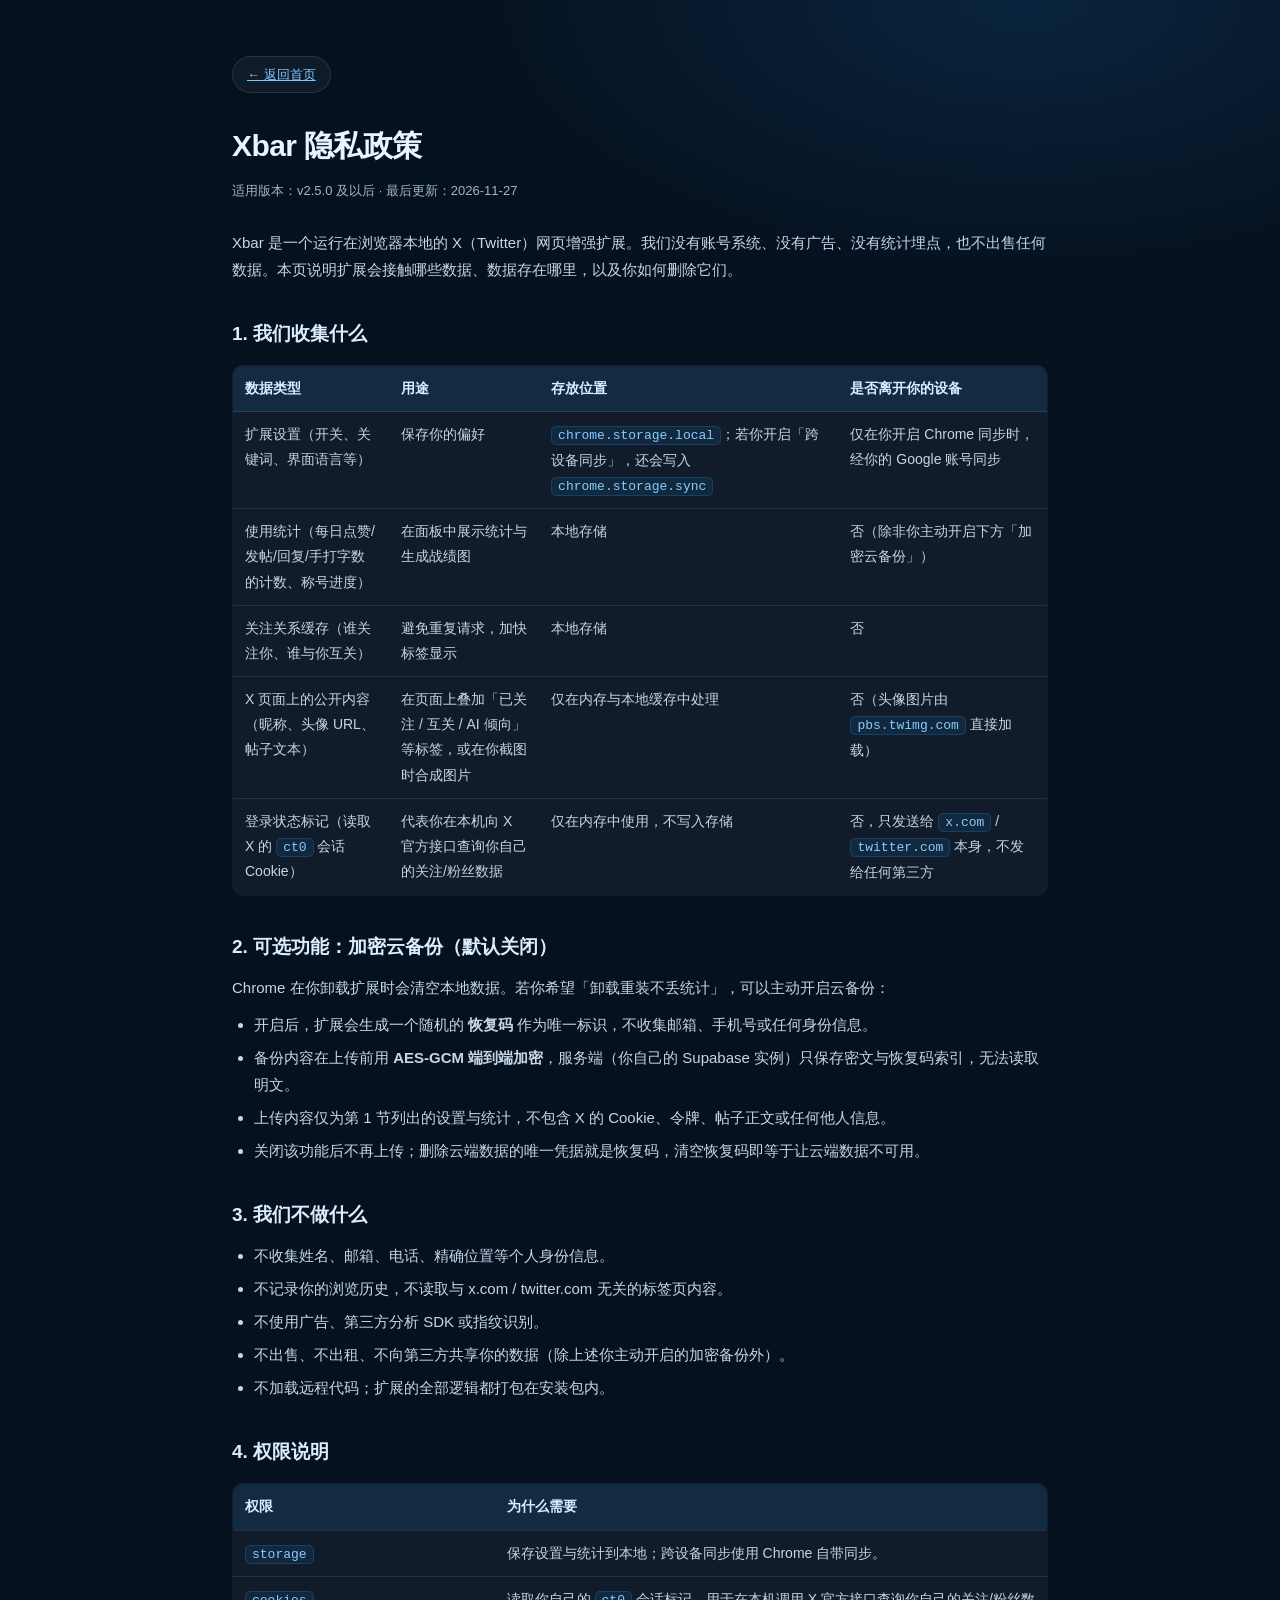
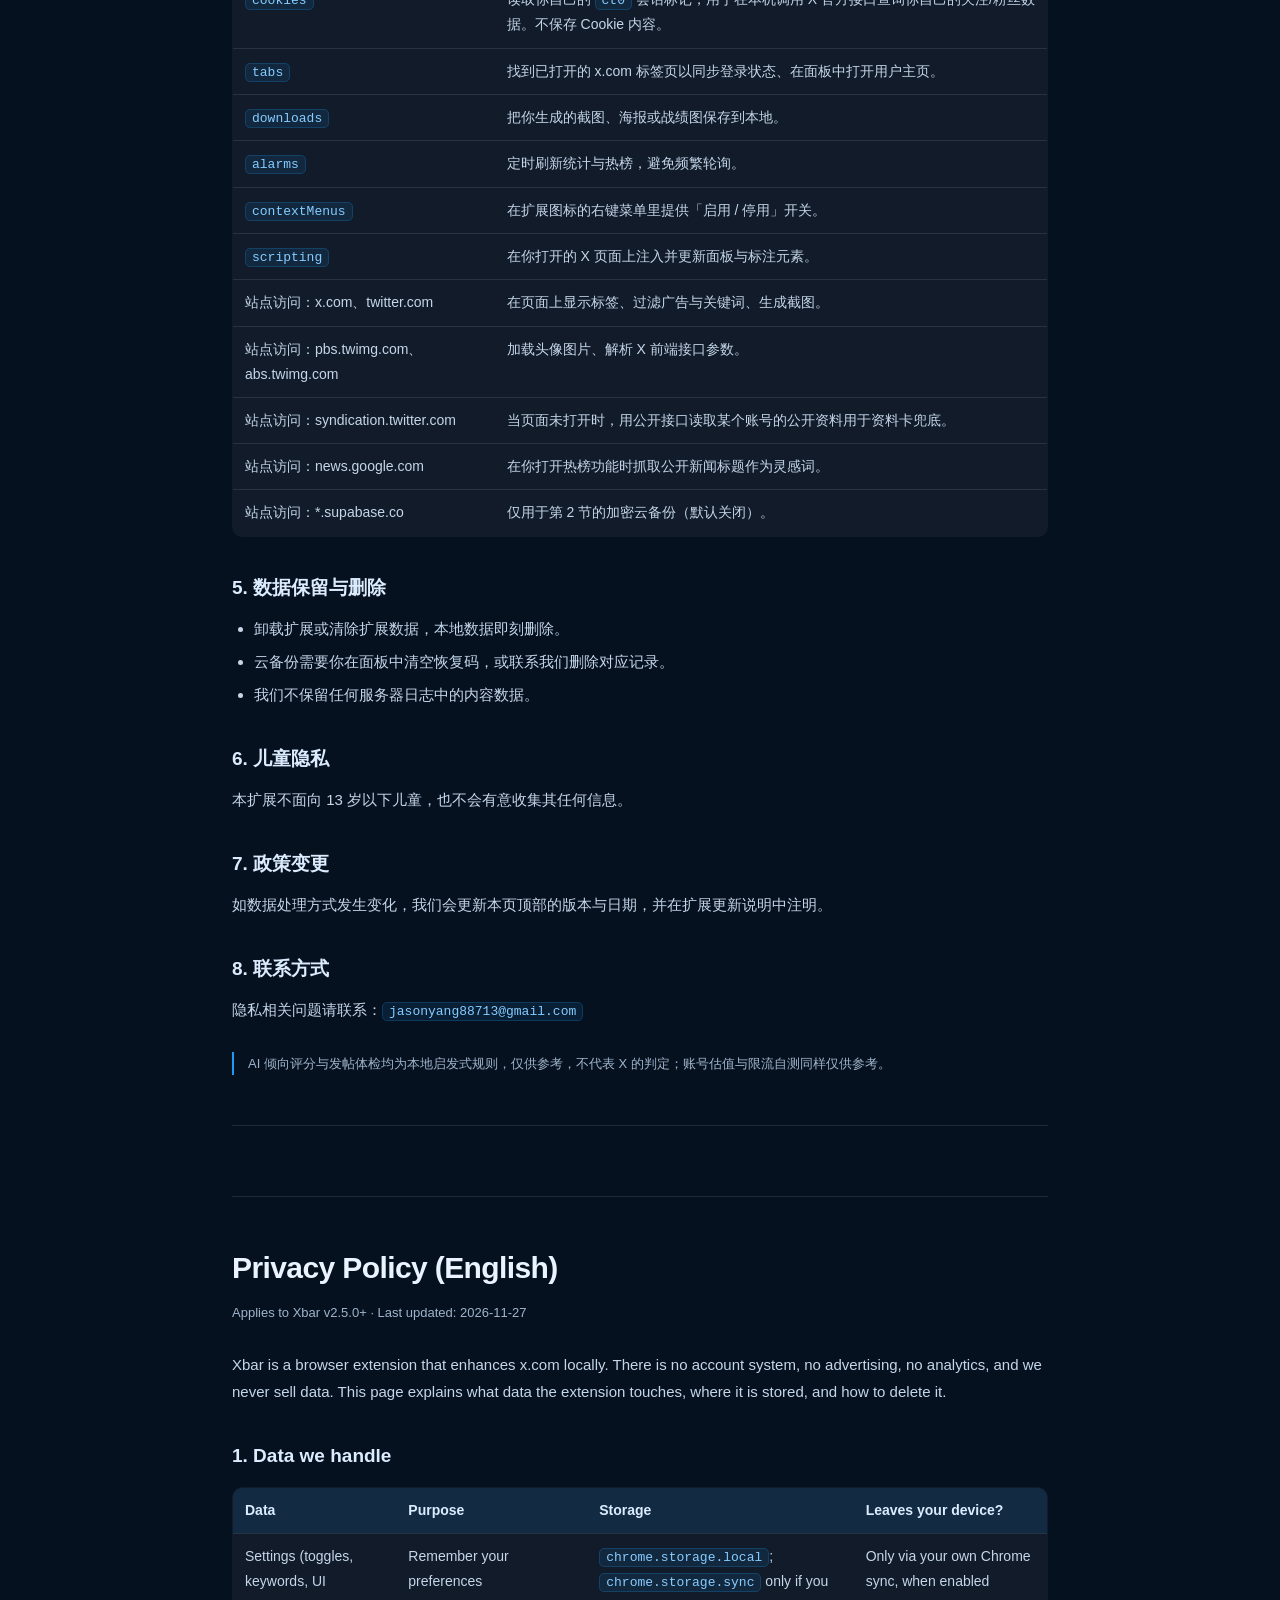
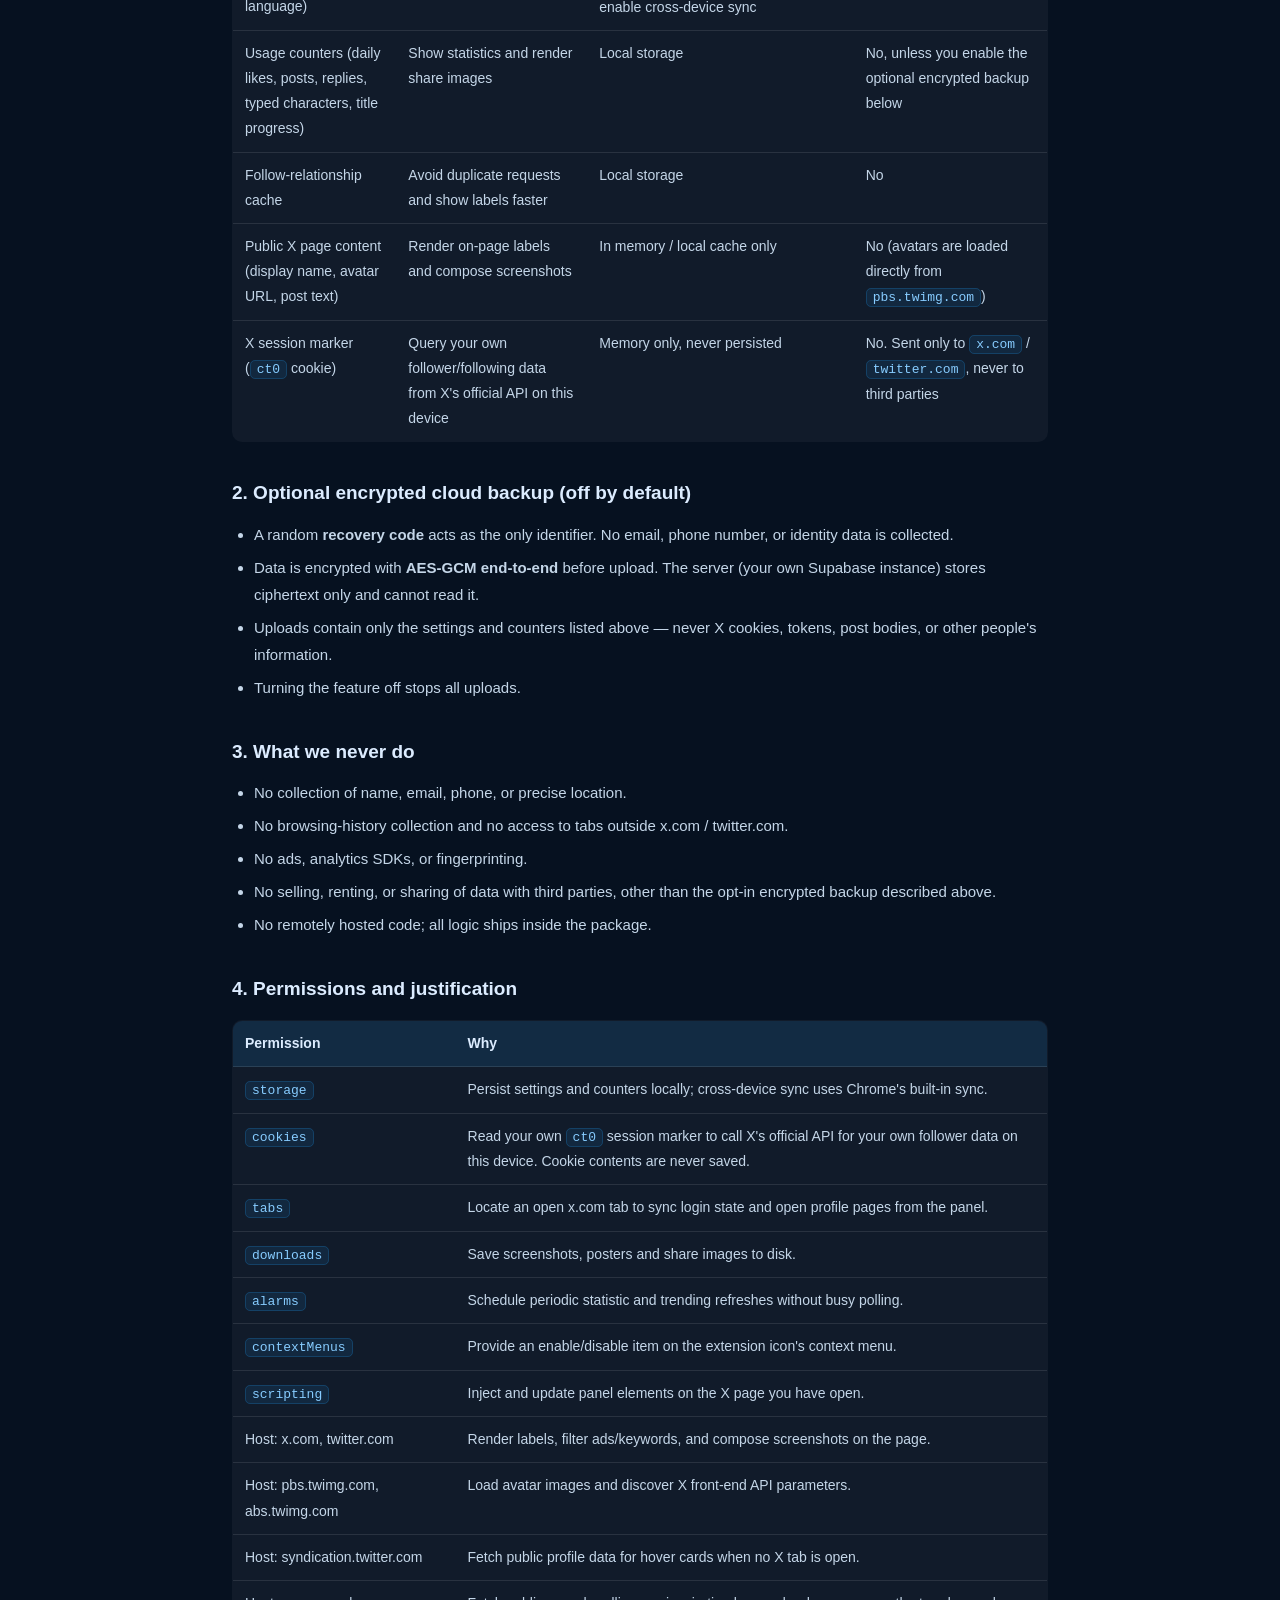
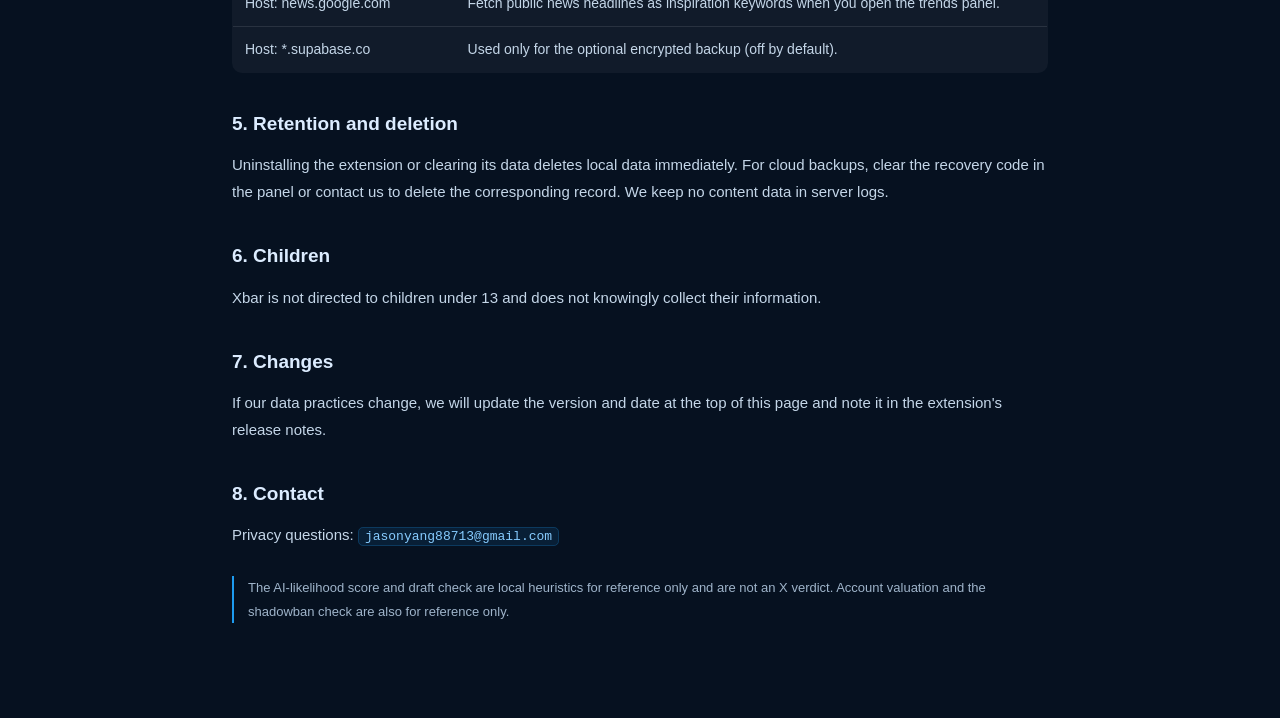
<file: privacy.html>
<!doctype html>
<html lang="zh-CN">
<head>
<meta charset="utf-8">
<meta name="viewport" content="width=device-width,initial-scale=1">
<title>Xbar 隐私政策 / Privacy Policy</title>
<meta name="description" content="Xbar 隐私政策：数据默认保存在浏览器本地，云备份可选且默认关闭，不读取密码、Cookie 内容或私信。">
<link rel="icon" href="assets/favicon.png">
<style>
:root{--bg:#061120;--ink:#eaf3ff;--muted:#9fb4ca;--line:rgba(255,255,255,.1);--blue:#1d9bf0;--panel:rgba(255,255,255,.045)}
*{box-sizing:border-box;margin:0;padding:0}
body{font:16px/1.8 -apple-system,BlinkMacSystemFont,"Segoe UI","PingFang SC","Microsoft YaHei",sans-serif;color:var(--ink);background:radial-gradient(800px 400px at 80% 0%,rgba(29,155,240,.14),transparent 70%),var(--bg);-webkit-font-smoothing:antialiased}
.wrap{max-width:860px;margin:0 auto;padding:56px 22px 90px}
a{color:#7cc6ff}
.back{display:inline-block;font-size:13px;margin-bottom:26px;border:1px solid var(--line);border-radius:999px;padding:6px 14px;background:var(--panel)}
h1{font-size:30px;letter-spacing:-.02em;margin:0 0 6px}
h1.en{margin-top:70px;padding-top:44px;border-top:1px solid var(--line)}
.meta{color:var(--muted);font-size:13px;margin-bottom:26px}
h2{font-size:19px;margin:34px 0 10px;color:#dcecff}
p,li{color:#c4d6e8;font-size:15px}
p{margin:10px 0}
ul{padding-left:22px;margin:10px 0}
li{margin:6px 0}
table{border-collapse:collapse;width:100%;margin:14px 0 20px;font-size:14px;background:var(--panel);border:1px solid var(--line);border-radius:10px;overflow:hidden}
th,td{border-bottom:1px solid var(--line);padding:10px 12px;text-align:left;vertical-align:top;color:#c4d6e8}
th{background:rgba(29,155,240,.12);color:#dcecff;font-weight:700}
tr:last-child td{border-bottom:0}
code{color:#87ccff;background:rgba(29,155,240,.1);border:1px solid rgba(29,155,240,.22);border-radius:5px;padding:1px 6px;font-size:13px}
hr{border:0;border-top:1px solid var(--line);margin:50px 0}
.note{font-size:13px;color:var(--muted);margin-top:28px;border-left:2px solid var(--blue);padding-left:14px}
@media(max-width:640px){.wrap{padding:36px 16px 70px}h1{font-size:24px}table{font-size:12px}th,td{padding:8px}}
</style>
</head>
<body>
<div class="wrap">
  <a class="back" href="index.html">← 返回首页</a>

  <h1>Xbar 隐私政策</h1>
  <div class="meta">适用版本：v2.5.0 及以后 · 最后更新：2026-11-27</div>

  <p>Xbar 是一个运行在浏览器本地的 X（Twitter）网页增强扩展。我们没有账号系统、没有广告、没有统计埋点，也不出售任何数据。本页说明扩展会接触哪些数据、数据存在哪里，以及你如何删除它们。</p>

  <h2>1. 我们收集什么</h2>
  <table>
    <tr><th>数据类型</th><th>用途</th><th>存放位置</th><th>是否离开你的设备</th></tr>
    <tr><td>扩展设置（开关、关键词、界面语言等）</td><td>保存你的偏好</td><td><code>chrome.storage.local</code>；若你开启「跨设备同步」，还会写入 <code>chrome.storage.sync</code></td><td>仅在你开启 Chrome 同步时，经你的 Google 账号同步</td></tr>
    <tr><td>使用统计（每日点赞/发帖/回复/手打字数的计数、称号进度）</td><td>在面板中展示统计与生成战绩图</td><td>本地存储</td><td>否（除非你主动开启下方「加密云备份」）</td></tr>
    <tr><td>关注关系缓存（谁关注你、谁与你互关）</td><td>避免重复请求，加快标签显示</td><td>本地存储</td><td>否</td></tr>
    <tr><td>X 页面上的公开内容（昵称、头像 URL、帖子文本）</td><td>在页面上叠加「已关注 / 互关 / AI 倾向」等标签，或在你截图时合成图片</td><td>仅在内存与本地缓存中处理</td><td>否（头像图片由 <code>pbs.twimg.com</code> 直接加载）</td></tr>
    <tr><td>登录状态标记（读取 X 的 <code>ct0</code> 会话 Cookie）</td><td>代表你在本机向 X 官方接口查询你自己的关注/粉丝数据</td><td>仅在内存中使用，不写入存储</td><td>否，只发送给 <code>x.com</code> / <code>twitter.com</code> 本身，不发给任何第三方</td></tr>
  </table>

  <h2>2. 可选功能：加密云备份（默认关闭）</h2>
  <p>Chrome 在你卸载扩展时会清空本地数据。若你希望「卸载重装不丢统计」，可以主动开启云备份：</p>
  <ul>
    <li>开启后，扩展会生成一个随机的 <strong>恢复码</strong> 作为唯一标识，不收集邮箱、手机号或任何身份信息。</li>
    <li>备份内容在上传前用 <strong>AES-GCM 端到端加密</strong>，服务端（你自己的 Supabase 实例）只保存密文与恢复码索引，无法读取明文。</li>
    <li>上传内容仅为第 1 节列出的设置与统计，不包含 X 的 Cookie、令牌、帖子正文或任何他人信息。</li>
    <li>关闭该功能后不再上传；删除云端数据的唯一凭据就是恢复码，清空恢复码即等于让云端数据不可用。</li>
  </ul>

  <h2>3. 我们不做什么</h2>
  <ul>
    <li>不收集姓名、邮箱、电话、精确位置等个人身份信息。</li>
    <li>不记录你的浏览历史，不读取与 x.com / twitter.com 无关的标签页内容。</li>
    <li>不使用广告、第三方分析 SDK 或指纹识别。</li>
    <li>不出售、不出租、不向第三方共享你的数据（除上述你主动开启的加密备份外）。</li>
    <li>不加载远程代码；扩展的全部逻辑都打包在安装包内。</li>
  </ul>

  <h2>4. 权限说明</h2>
  <table>
    <tr><th>权限</th><th>为什么需要</th></tr>
    <tr><td><code>storage</code></td><td>保存设置与统计到本地；跨设备同步使用 Chrome 自带同步。</td></tr>
    <tr><td><code>cookies</code></td><td>读取你自己的 <code>ct0</code> 会话标记，用于在本机调用 X 官方接口查询你自己的关注/粉丝数据。不保存 Cookie 内容。</td></tr>
    <tr><td><code>tabs</code></td><td>找到已打开的 x.com 标签页以同步登录状态、在面板中打开用户主页。</td></tr>
    <tr><td><code>downloads</code></td><td>把你生成的截图、海报或战绩图保存到本地。</td></tr>
    <tr><td><code>alarms</code></td><td>定时刷新统计与热榜，避免频繁轮询。</td></tr>
    <tr><td><code>contextMenus</code></td><td>在扩展图标的右键菜单里提供「启用 / 停用」开关。</td></tr>
    <tr><td><code>scripting</code></td><td>在你打开的 X 页面上注入并更新面板与标注元素。</td></tr>
    <tr><td>站点访问：x.com、twitter.com</td><td>在页面上显示标签、过滤广告与关键词、生成截图。</td></tr>
    <tr><td>站点访问：pbs.twimg.com、abs.twimg.com</td><td>加载头像图片、解析 X 前端接口参数。</td></tr>
    <tr><td>站点访问：syndication.twitter.com</td><td>当页面未打开时，用公开接口读取某个账号的公开资料用于资料卡兜底。</td></tr>
    <tr><td>站点访问：news.google.com</td><td>在你打开热榜功能时抓取公开新闻标题作为灵感词。</td></tr>
    <tr><td>站点访问：*.supabase.co</td><td>仅用于第 2 节的加密云备份（默认关闭）。</td></tr>
  </table>

  <h2>5. 数据保留与删除</h2>
  <ul>
    <li>卸载扩展或清除扩展数据，本地数据即刻删除。</li>
    <li>云备份需要你在面板中清空恢复码，或联系我们删除对应记录。</li>
    <li>我们不保留任何服务器日志中的内容数据。</li>
  </ul>

  <h2>6. 儿童隐私</h2>
  <p>本扩展不面向 13 岁以下儿童，也不会有意收集其任何信息。</p>

  <h2>7. 政策变更</h2>
  <p>如数据处理方式发生变化，我们会更新本页顶部的版本与日期，并在扩展更新说明中注明。</p>

  <h2>8. 联系方式</h2>
  <p>隐私相关问题请联系：<code>jasonyang88713@gmail.com</code></p>

  <p class="note">AI 倾向评分与发帖体检均为本地启发式规则，仅供参考，不代表 X 的判定；账号估值与限流自测同样仅供参考。</p>

  <hr>

  <h1 class="en">Privacy Policy (English)</h1>
  <div class="meta">Applies to Xbar v2.5.0+ · Last updated: 2026-11-27</div>

  <p>Xbar is a browser extension that enhances x.com locally. There is no account system, no advertising, no analytics, and we never sell data. This page explains what data the extension touches, where it is stored, and how to delete it.</p>

  <h2>1. Data we handle</h2>
  <table>
    <tr><th>Data</th><th>Purpose</th><th>Storage</th><th>Leaves your device?</th></tr>
    <tr><td>Settings (toggles, keywords, UI language)</td><td>Remember your preferences</td><td><code>chrome.storage.local</code>; <code>chrome.storage.sync</code> only if you enable cross-device sync</td><td>Only via your own Chrome sync, when enabled</td></tr>
    <tr><td>Usage counters (daily likes, posts, replies, typed characters, title progress)</td><td>Show statistics and render share images</td><td>Local storage</td><td>No, unless you enable the optional encrypted backup below</td></tr>
    <tr><td>Follow-relationship cache</td><td>Avoid duplicate requests and show labels faster</td><td>Local storage</td><td>No</td></tr>
    <tr><td>Public X page content (display name, avatar URL, post text)</td><td>Render on-page labels and compose screenshots</td><td>In memory / local cache only</td><td>No (avatars are loaded directly from <code>pbs.twimg.com</code>)</td></tr>
    <tr><td>X session marker (<code>ct0</code> cookie)</td><td>Query your own follower/following data from X's official API on this device</td><td>Memory only, never persisted</td><td>No. Sent only to <code>x.com</code> / <code>twitter.com</code>, never to third parties</td></tr>
  </table>

  <h2>2. Optional encrypted cloud backup (off by default)</h2>
  <ul>
    <li>A random <strong>recovery code</strong> acts as the only identifier. No email, phone number, or identity data is collected.</li>
    <li>Data is encrypted with <strong>AES-GCM end-to-end</strong> before upload. The server (your own Supabase instance) stores ciphertext only and cannot read it.</li>
    <li>Uploads contain only the settings and counters listed above — never X cookies, tokens, post bodies, or other people's information.</li>
    <li>Turning the feature off stops all uploads.</li>
  </ul>

  <h2>3. What we never do</h2>
  <ul>
    <li>No collection of name, email, phone, or precise location.</li>
    <li>No browsing-history collection and no access to tabs outside x.com / twitter.com.</li>
    <li>No ads, analytics SDKs, or fingerprinting.</li>
    <li>No selling, renting, or sharing of data with third parties, other than the opt-in encrypted backup described above.</li>
    <li>No remotely hosted code; all logic ships inside the package.</li>
  </ul>

  <h2>4. Permissions and justification</h2>
  <table>
    <tr><th>Permission</th><th>Why</th></tr>
    <tr><td><code>storage</code></td><td>Persist settings and counters locally; cross-device sync uses Chrome's built-in sync.</td></tr>
    <tr><td><code>cookies</code></td><td>Read your own <code>ct0</code> session marker to call X's official API for your own follower data on this device. Cookie contents are never saved.</td></tr>
    <tr><td><code>tabs</code></td><td>Locate an open x.com tab to sync login state and open profile pages from the panel.</td></tr>
    <tr><td><code>downloads</code></td><td>Save screenshots, posters and share images to disk.</td></tr>
    <tr><td><code>alarms</code></td><td>Schedule periodic statistic and trending refreshes without busy polling.</td></tr>
    <tr><td><code>contextMenus</code></td><td>Provide an enable/disable item on the extension icon's context menu.</td></tr>
    <tr><td><code>scripting</code></td><td>Inject and update panel elements on the X page you have open.</td></tr>
    <tr><td>Host: x.com, twitter.com</td><td>Render labels, filter ads/keywords, and compose screenshots on the page.</td></tr>
    <tr><td>Host: pbs.twimg.com, abs.twimg.com</td><td>Load avatar images and discover X front-end API parameters.</td></tr>
    <tr><td>Host: syndication.twitter.com</td><td>Fetch public profile data for hover cards when no X tab is open.</td></tr>
    <tr><td>Host: news.google.com</td><td>Fetch public news headlines as inspiration keywords when you open the trends panel.</td></tr>
    <tr><td>Host: *.supabase.co</td><td>Used only for the optional encrypted backup (off by default).</td></tr>
  </table>

  <h2>5. Retention and deletion</h2>
  <p>Uninstalling the extension or clearing its data deletes local data immediately. For cloud backups, clear the recovery code in the panel or contact us to delete the corresponding record. We keep no content data in server logs.</p>

  <h2>6. Children</h2>
  <p>Xbar is not directed to children under 13 and does not knowingly collect their information.</p>

  <h2>7. Changes</h2>
  <p>If our data practices change, we will update the version and date at the top of this page and note it in the extension's release notes.</p>

  <h2>8. Contact</h2>
  <p>Privacy questions: <code>jasonyang88713@gmail.com</code></p>

  <p class="note">The AI-likelihood score and draft check are local heuristics for reference only and are not an X verdict. Account valuation and the shadowban check are also for reference only.</p>
</div>
</body>
</html>
</file>
